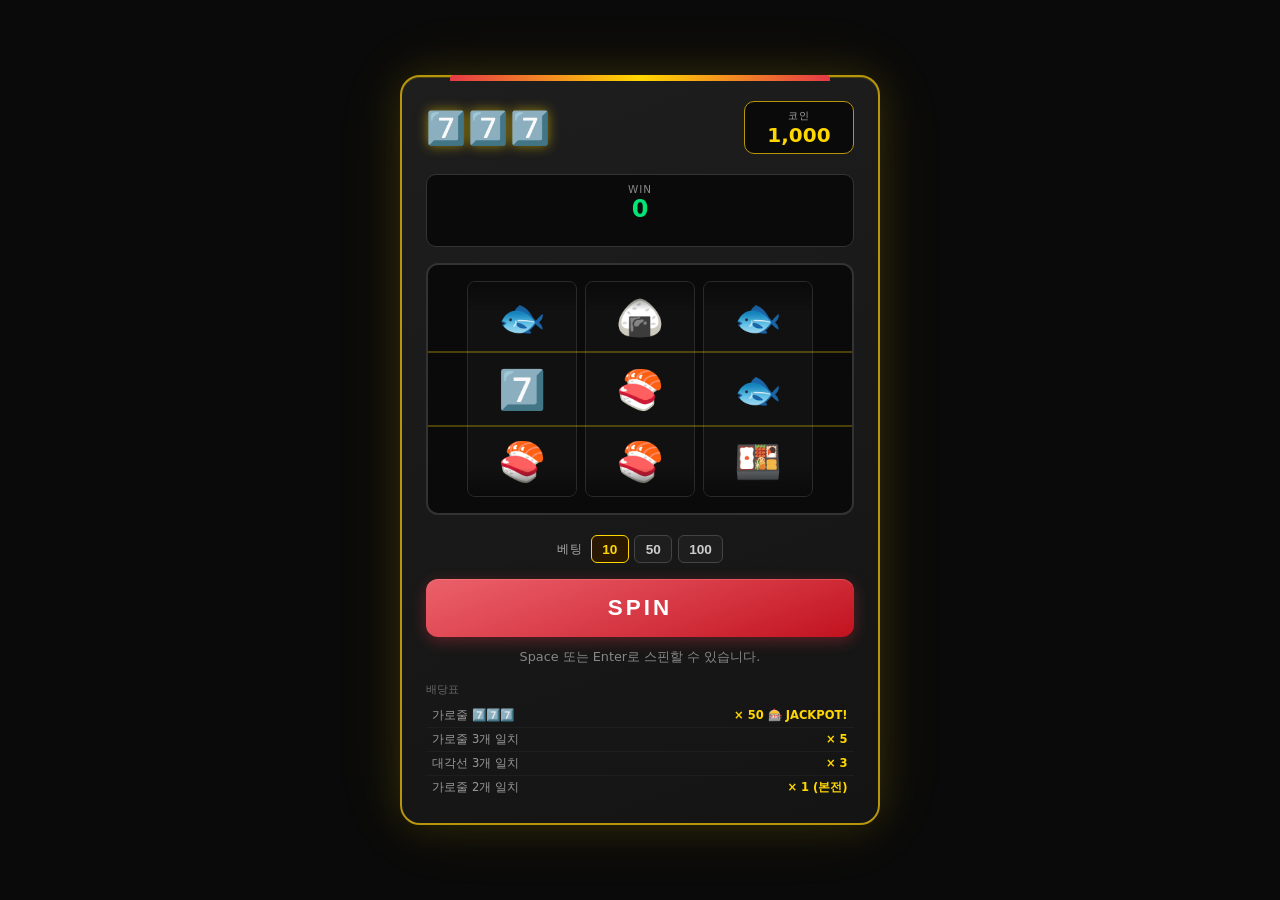
<file: slot.html>
<!DOCTYPE html>
<html lang="ko" style="color-scheme: dark;">
<head>
  <meta charset="UTF-8">
  <meta name="viewport" content="width=device-width, initial-scale=1.0">
  <meta name="theme-color" content="#0a0a0a">
  <title>777 슬롯머신</title>
  <link rel="icon" type="image/png" href="https://openclaw.ai/apple-touch-icon.png">
  <link rel="apple-touch-icon" href="https://openclaw.ai/apple-touch-icon.png">
  <style>
    /* ===== Reset & Base ===== */
    *, *::before, *::after {
      box-sizing: border-box;
      margin: 0;
      padding: 0;
    }

    :root {
      --gold: #ffd700;
      --gold-dark: #b8960c;
      --red: #e63946;
      --red-dark: #c1121f;
      --bg: #0a0a0a;
      --bg-card: #1a1a1a;
      --bg-reel: #111;
      --border-gold: #ffd70055;
      --text-primary: #fff;
      --text-gold: #ffd700;
      --reel-h: 72px;
      --win-green: #00e676;
    }

    html, body {
      height: 100%;
    }

    body {
      background: var(--bg);
      color: var(--text-primary);
      font-family: 'Segoe UI', system-ui, -apple-system, sans-serif;
      min-height: 100vh;
      display: flex;
      flex-direction: column;
      align-items: center;
      justify-content: center;
      padding: 1rem;
      touch-action: manipulation;
      -webkit-tap-highlight-color: transparent;
      overflow-x: hidden;
    }

    /* Skip link */
    .skip-link {
      position: absolute;
      top: -100%;
      left: 0;
      background: var(--gold);
      color: #000;
      padding: 0.5rem 1rem;
      z-index: 999;
      border-radius: 0 0 4px 0;
      font-weight: bold;
      transition: top 0.2s ease;
    }
    .skip-link:focus {
      top: 0;
    }

    /* ===== Machine Frame ===== */
    .machine {
      width: 100%;
      max-width: 480px;
      background: linear-gradient(160deg, #1e1e1e 0%, #141414 100%);
      border: 2px solid var(--gold-dark);
      border-radius: 20px;
      padding: 1.5rem;
      box-shadow:
        0 0 40px #ffd70022,
        0 0 80px #ffd70011,
        inset 0 1px 0 #ffd70033;
      position: relative;
    }

    /* top light bar */
    .machine::before {
      content: '';
      display: block;
      height: 6px;
      background: linear-gradient(90deg, var(--red), var(--gold), var(--red));
      border-radius: 4px 4px 0 0;
      position: absolute;
      top: -2px;
      left: 10%;
      width: 80%;
    }

    /* ===== Header / Coin Display ===== */
    .header {
      display: flex;
      align-items: center;
      justify-content: space-between;
      margin-bottom: 1.25rem;
      gap: 0.75rem;
    }

    .machine-title {
      font-size: clamp(1.4rem, 5vw, 2rem);
      font-weight: 900;
      color: var(--gold);
      text-shadow: 0 0 12px #ffd70088;
      letter-spacing: 2px;
      font-variant-numeric: tabular-nums;
    }

    .coin-display {
      background: #0a0a0a;
      border: 1px solid var(--gold-dark);
      border-radius: 10px;
      padding: 0.4rem 0.9rem;
      text-align: center;
      min-width: 110px;
    }

    .coin-label {
      font-size: 0.65rem;
      color: #aaa;
      text-transform: uppercase;
      letter-spacing: 1px;
    }

    .coin-value {
      font-size: 1.25rem;
      font-weight: 700;
      color: var(--gold);
      font-variant-numeric: tabular-nums;
    }

    /* ===== WIN Area ===== */
    .win-area {
      background: #0a0a0a;
      border: 1px solid #333;
      border-radius: 10px;
      padding: 0.5rem 1rem;
      text-align: center;
      margin-bottom: 1rem;
      min-height: 52px;
      display: flex;
      flex-direction: column;
      align-items: center;
      justify-content: center;
    }

    .win-label {
      font-size: 0.65rem;
      color: #888;
      text-transform: uppercase;
      letter-spacing: 1px;
    }

    .win-value {
      font-size: 1.5rem;
      font-weight: 900;
      color: var(--win-green);
      font-variant-numeric: tabular-nums;
      transition: color 0.3s ease;
    }

    .win-message {
      font-size: 0.8rem;
      font-weight: 700;
      color: var(--gold);
      letter-spacing: 1px;
      min-height: 1.1em;
    }

    /* ===== Reels Container ===== */
    .reels-wrapper {
      background: #0a0a0a;
      border: 2px solid #333;
      border-radius: 12px;
      padding: 1rem 0.75rem;
      margin-bottom: 1.25rem;
      position: relative;
      overflow: hidden;
    }

    /* center line highlight */
    .payline-center {
      position: absolute;
      left: 0;
      right: 0;
      top: 50%;
      transform: translateY(-50%);
      height: calc(var(--reel-h) + 4px);
      border-top: 2px solid #ffd70044;
      border-bottom: 2px solid #ffd70044;
      pointer-events: none;
      z-index: 1;
      transition: border-color 0.3s ease;
    }

    .payline-center.highlight {
      border-color: var(--gold);
      box-shadow: 0 0 12px #ffd70066 inset;
    }

    .reels {
      display: flex;
      gap: 0.5rem;
      justify-content: center;
    }

    /* ===== Single Reel ===== */
    .reel {
      flex: 1;
      max-width: 110px;
      height: calc(var(--reel-h) * 3);
      background: var(--bg-reel);
      border: 1px solid #2a2a2a;
      border-radius: 8px;
      overflow: hidden;
      position: relative;
    }

    /* top/bottom fade gradient */
    .reel::before,
    .reel::after {
      content: '';
      position: absolute;
      left: 0; right: 0;
      height: 28px;
      z-index: 2;
      pointer-events: none;
    }
    .reel::before {
      top: 0;
      background: linear-gradient(to bottom, #0a0a0aee, transparent);
    }
    .reel::after {
      bottom: 0;
      background: linear-gradient(to top, #0a0a0aee, transparent);
    }

    .reel-strip {
      display: flex;
      flex-direction: column;
      will-change: transform;
    }

    .reel-cell {
      height: var(--reel-h);
      display: flex;
      align-items: center;
      justify-content: center;
      font-size: clamp(1.8rem, 6vw, 2.4rem);
      flex-shrink: 0;
      user-select: none;
      transition: background-color 0.3s ease;
    }

    .reel-cell.win-cell {
      background: #ffd70022;
      border-radius: 4px;
    }

    .reel-cell.jackpot-cell {
      background: #ff000033;
      animation: jackpot-pulse 0.4s ease infinite alternate;
    }

    @keyframes jackpot-pulse {
      from { background: #ff000033; }
      to   { background: #ffd70044; }
    }

    /* ===== Spinning animation ===== */
    @keyframes spin-blur {
      0%   { filter: blur(0px); }
      20%  { filter: blur(3px); }
      80%  { filter: blur(3px); }
      100% { filter: blur(0px); }
    }

    .reel.spinning .reel-strip {
      animation: spin-blur 0.1s linear infinite;
    }

    @media (prefers-reduced-motion: reduce) {
      .reel.spinning .reel-strip {
        animation: none;
        opacity: 0.6;
      }
      .reel-cell.jackpot-cell {
        animation: none;
        background: #ffd70044;
      }
      .win-value,
      .coin-value {
        transition: none;
      }
    }

    /* ===== Bet Controls ===== */
    .bet-area {
      display: flex;
      align-items: center;
      gap: 0.5rem;
      margin-bottom: 1rem;
      justify-content: center;
    }

    .bet-label {
      font-size: 0.75rem;
      color: #aaa;
      text-transform: uppercase;
      letter-spacing: 1px;
      white-space: nowrap;
    }

    .bet-group {
      display: flex;
      gap: 0.35rem;
    }

    .bet-btn {
      background: #1e1e1e;
      color: #ccc;
      border: 1px solid #444;
      border-radius: 6px;
      padding: 0.35rem 0.65rem;
      font-size: 0.85rem;
      font-weight: 600;
      cursor: pointer;
      transition: background-color 0.15s ease, border-color 0.15s ease, color 0.15s ease, opacity 0.15s ease;
    }

    .bet-btn:hover:not(:disabled) {
      background: #2a2a2a;
      border-color: var(--gold-dark);
      color: var(--gold);
    }

    .bet-btn:focus-visible {
      outline: 2px solid var(--gold);
      outline-offset: 2px;
    }

    .bet-btn.active {
      background: #2a1800;
      border-color: var(--gold);
      color: var(--gold);
    }

    .bet-btn:disabled {
      opacity: 0.4;
      cursor: not-allowed;
    }

    /* ===== Spin Button ===== */
    .spin-btn {
      width: 100%;
      padding: 1rem;
      background: linear-gradient(160deg, #e63946 0%, #c1121f 100%);
      color: #fff;
      border: none;
      border-radius: 12px;
      font-size: clamp(1.1rem, 4vw, 1.4rem);
      font-weight: 900;
      letter-spacing: 3px;
      cursor: pointer;
      box-shadow:
        0 4px 15px #e6394655,
        inset 0 1px 0 #ff6b6b66;
      transition: transform 0.1s ease, box-shadow 0.1s ease, opacity 0.15s ease;
      touch-action: manipulation;
      position: relative;
      overflow: hidden;
    }

    .spin-btn::after {
      content: '';
      position: absolute;
      inset: 0;
      background: linear-gradient(160deg, #fff3, transparent);
      border-radius: inherit;
    }

    .spin-btn:hover:not(:disabled) {
      transform: translateY(-1px);
      box-shadow:
        0 6px 20px #e6394677,
        inset 0 1px 0 #ff6b6b66;
    }

    .spin-btn:active:not(:disabled) {
      transform: translateY(1px);
      box-shadow:
        0 2px 8px #e6394644,
        inset 0 1px 0 #ff6b6b66;
    }

    .spin-btn:focus-visible {
      outline: 3px solid var(--gold);
      outline-offset: 3px;
    }

    .spin-btn:disabled {
      opacity: 0.55;
      cursor: not-allowed;
      transform: none;
    }

    /* ===== Jackpot Overlay ===== */
    .jackpot-overlay {
      position: fixed;
      inset: 0;
      display: flex;
      align-items: center;
      justify-content: center;
      z-index: 100;
      pointer-events: none;
      opacity: 0;
      transition: opacity 0.3s ease;
    }

    .jackpot-overlay.show {
      opacity: 1;
    }

    .jackpot-bg {
      position: absolute;
      inset: 0;
      background: radial-gradient(ellipse at center, #ffd70033 0%, transparent 70%);
      animation: jackpot-bg-flash 0.3s ease infinite alternate;
    }

    @keyframes jackpot-bg-flash {
      from { opacity: 0.5; }
      to   { opacity: 1; }
    }

    @media (prefers-reduced-motion: reduce) {
      .jackpot-bg { animation: none; opacity: 0.8; }
    }

    .jackpot-text {
      font-size: clamp(2.5rem, 10vw, 5rem);
      font-weight: 900;
      color: var(--gold);
      text-shadow:
        0 0 20px #ffd700,
        0 0 40px #ffd700,
        0 0 60px #ff6600;
      letter-spacing: 4px;
      animation: jackpot-text-bounce 0.4s ease infinite alternate;
      position: relative;
      z-index: 1;
    }

    @keyframes jackpot-text-bounce {
      from { transform: scale(1); }
      to   { transform: scale(1.08); }
    }

    @media (prefers-reduced-motion: reduce) {
      .jackpot-text { animation: none; }
    }

    /* ===== Confetti Canvas ===== */
    #confetti-canvas {
      position: fixed;
      inset: 0;
      pointer-events: none;
      z-index: 99;
      opacity: 0;
      transition: opacity 0.3s ease;
    }

    #confetti-canvas.show {
      opacity: 1;
    }

    /* ===== Win flash ===== */
    @keyframes win-flash {
      0%, 100% { opacity: 1; }
      50%       { opacity: 0.4; }
    }

    .reel-strip.win-flash {
      animation: win-flash 0.25s ease 4;
    }

    @media (prefers-reduced-motion: reduce) {
      .reel-strip.win-flash { animation: none; }
    }

    /* ===== Payout table ===== */
    .payout-table {
      margin-top: 1rem;
      width: 100%;
      border-collapse: collapse;
      font-size: 0.72rem;
      color: #999;
    }

    .payout-table td {
      padding: 0.25rem 0.4rem;
      border-bottom: 1px solid #1e1e1e;
    }

    .payout-table td:last-child {
      text-align: right;
      color: var(--gold);
      font-weight: 700;
    }

    .payout-table tr:last-child td {
      border-bottom: none;
    }

    /* ===== Status area ===== */
    #status-live {
      font-size: 0.8rem;
      color: #888;
      text-align: center;
      margin-top: 0.75rem;
      min-height: 1.1em;
    }

    /* ===== Mobile tweaks ===== */
    @media (max-width: 380px) {
      .machine { padding: 1rem; }
      :root { --reel-h: 62px; }
      .reels { gap: 0.35rem; }
    }
  </style>
</head>
<body>

<a href="#main" class="skip-link">본문으로 바로가기</a>

<canvas id="confetti-canvas" aria-hidden="true"></canvas>

<div class="jackpot-overlay" id="jackpot-overlay" aria-hidden="true" role="presentation">
  <div class="jackpot-bg"></div>
  <div class="jackpot-text">🎰 JACKPOT! 🎰</div>
</div>

<main id="main" class="machine" role="main">
  <div class="header">
    <h1 class="machine-title" aria-label="777 슬롯머신">7️⃣7️⃣7️⃣</h1>
    <div class="coin-display" aria-live="polite" aria-label="현재 코인">
      <div class="coin-label">코인</div>
      <div class="coin-value" id="coin-display">1,000</div>
    </div>
  </div>

  <!-- WIN area -->
  <div class="win-area" aria-live="polite" aria-label="당첨 결과">
    <div class="win-label">WIN</div>
    <div class="win-value" id="win-value">0</div>
    <div class="win-message" id="win-message">&nbsp;</div>
  </div>

  <!-- Reels -->
  <div class="reels-wrapper" role="img" aria-label="슬롯 릴">
    <div class="payline-center" id="payline-center" aria-hidden="true"></div>
    <div class="reels" id="reels-container">
      <div class="reel" id="reel-0" aria-hidden="true">
        <div class="reel-strip" id="strip-0"></div>
      </div>
      <div class="reel" id="reel-1" aria-hidden="true">
        <div class="reel-strip" id="strip-1"></div>
      </div>
      <div class="reel" id="reel-2" aria-hidden="true">
        <div class="reel-strip" id="strip-2"></div>
      </div>
    </div>
  </div>

  <!-- Bet -->
  <div class="bet-area">
    <span class="bet-label" id="bet-label">베팅</span>
    <div class="bet-group" role="group" aria-labelledby="bet-label">
      <button class="bet-btn active" data-bet="10" aria-pressed="true">10</button>
      <button class="bet-btn" data-bet="50" aria-pressed="false">50</button>
      <button class="bet-btn" data-bet="100" aria-pressed="false">100</button>
    </div>
  </div>

  <!-- Spin -->
  <button
    class="spin-btn"
    id="spin-btn"
    aria-label="스핀 (Space 또는 Enter)"
    aria-describedby="status-live"
  >
    SPIN
  </button>

  <!-- Status (sr-only live + visible hint) -->
  <div id="status-live" role="status" aria-live="polite" aria-atomic="true"></div>

  <!-- Payout table -->
  <table class="payout-table" aria-label="배당표">
    <caption style="text-align:left; color:#666; font-size:0.7rem; padding-bottom:0.4rem;">배당표</caption>
    <tbody>
      <tr>
        <td>가로줄 7️⃣7️⃣7️⃣</td>
        <td>× 50 🎰 JACKPOT!</td>
      </tr>
      <tr>
        <td>가로줄 3개 일치</td>
        <td>× 5</td>
      </tr>
      <tr>
        <td>대각선 3개 일치</td>
        <td>× 3</td>
      </tr>
      <tr>
        <td>가로줄 2개 일치</td>
        <td>× 1 (본전)</td>
      </tr>
    </tbody>
  </table>
</main>

<script>
  'use strict';

  /* ===== Constants ===== */
  const SYMBOLS = ['🍣','🍱','🦐','🐟','🍙','🥢','7️⃣'];
  const WEIGHTS  = [20, 18, 16, 14, 12, 8, 4];  // lower weight for rare symbols
  const REEL_COUNT = 3;
  const VISIBLE_ROWS = 3;
  const STRIP_LEN = 30; // cells per strip (enough for smooth spin illusion)

  /* ===== State ===== */
  let coins = 1000;
  let bet = 10;
  let isSpinning = false;

  /* ===== DOM refs ===== */
  const coinDisplay  = document.getElementById('coin-display');
  const winValue     = document.getElementById('win-value');
  const winMessage   = document.getElementById('win-message');
  const spinBtn      = document.getElementById('spin-btn');
  const statusLive   = document.getElementById('status-live');
  const paylineEl    = document.getElementById('payline-center');
  const jackpotOverlay = document.getElementById('jackpot-overlay');
  const confettiCanvas = document.getElementById('confetti-canvas');
  const betBtns      = document.querySelectorAll('.bet-btn');

  /* ===== Reel strips setup ===== */
  // Final result grid [reelIndex][rowIndex]
  let grid = [[],[],[]];

  function weightedRandom() {
    const total = WEIGHTS.reduce((a,b) => a+b, 0);
    let r = Math.random() * total;
    for (let i = 0; i < SYMBOLS.length; i++) {
      r -= WEIGHTS[i];
      if (r <= 0) return i;
    }
    return SYMBOLS.length - 1;
  }

  function buildStrip(reelEl, finalCells) {
    const strip = reelEl.querySelector('.reel-strip');
    strip.innerHTML = '';
    // Build STRIP_LEN random cells, then final 3 at end
    const cells = [];
    for (let i = 0; i < STRIP_LEN; i++) {
      cells.push(SYMBOLS[weightedRandom()]);
    }
    // Replace last 3 with the final result
    cells[STRIP_LEN - 3] = finalCells[0];
    cells[STRIP_LEN - 2] = finalCells[1];
    cells[STRIP_LEN - 1] = finalCells[2];

    cells.forEach((sym, idx) => {
      const div = document.createElement('div');
      div.className = 'reel-cell';
      div.textContent = sym;
      div.dataset.idx = idx;
      strip.appendChild(div);
    });
    return strip;
  }

  /* ===== Reel spin animation ===== */
  function spinReel(reelIndex, finalCells, delay) {
    return new Promise(resolve => {
      const reelEl = document.getElementById('reel-' + reelIndex);
      const strip  = buildStrip(reelEl, finalCells);

      // total cells height to scroll to land on last 3
      const totalH   = STRIP_LEN * getRH();
      const landOffset = totalH - VISIBLE_ROWS * getRH();

      // Reset
      strip.style.transition = 'none';
      strip.style.transform = 'translateY(0)';
      reelEl.classList.remove('spinning');

      // Force reflow
      void strip.offsetHeight;

      // Start spinning
      reelEl.classList.add('spinning');

      // After delay, stop
      setTimeout(() => {
        reelEl.classList.remove('spinning');
        const duration = 350 + reelIndex * 80;
        strip.style.transition = `transform ${duration}ms cubic-bezier(0.17, 0.67, 0.35, 1.0)`;
        strip.style.transform = `translateY(-${landOffset}px)`;
        setTimeout(() => {
          strip.style.transition = 'none';
          resolve();
        }, duration + 30);
      }, delay);
    });
  }

  function getRH() {
    return parseInt(getComputedStyle(document.documentElement).getPropertyValue('--reel-h')) || 72;
  }

  /* ===== Win evaluation ===== */
  /*
    grid[col][row]:
      col 0,1,2 | row 0 (top), 1 (mid), 2 (bot)

    Lines:
      Horizontal rows: [0,r][1,r][2,r]
      Diagonal: [0,0][1,1][2,2] and [0,2][1,1][2,0]
  */
  function evaluate(g) {
    let totalWin = 0;
    const winLines = []; // [{cells: [{col,row}], type}]

    const sym = (col, row) => g[col][row];

    // Horizontal rows
    for (let r = 0; r < VISIBLE_ROWS; r++) {
      const s0 = sym(0,r), s1 = sym(1,r), s2 = sym(2,r);
      if (s0 === s1 && s1 === s2) {
        const cells = [{col:0,row:r},{col:1,row:r},{col:2,row:r}];
        if (s0 === '7️⃣') {
          totalWin += bet * 50;
          winLines.push({cells, type: 'jackpot'});
        } else {
          totalWin += bet * 5;
          winLines.push({cells, type: 'row5x'});
        }
      } else if ((s0===s1) || (s1===s2) || (s0===s2)) {
        // 2 of 3 same
        totalWin += bet * 1;
        winLines.push({cells: [{col:0,row:r},{col:1,row:r},{col:2,row:r}], type: 'row1x'});
      }
    }

    // Diagonals
    const diagA = [{col:0,row:0},{col:1,row:1},{col:2,row:2}];
    const diagB = [{col:0,row:2},{col:1,row:1},{col:2,row:0}];
    [diagA, diagB].forEach(diag => {
      const [a,b,c] = diag.map(d => sym(d.col, d.row));
      if (a===b && b===c) {
        if (a === '7️⃣') {
          totalWin += bet * 50;
          winLines.push({cells: diag, type: 'jackpot'});
        } else {
          totalWin += bet * 3;
          winLines.push({cells: diag, type: 'diag3x'});
        }
      }
    });

    return {totalWin, winLines};
  }

  /* ===== Highlight win cells ===== */
  function highlightWinCells(winLines) {
    const isJackpot = winLines.some(l => l.type === 'jackpot');

    winLines.forEach(line => {
      line.cells.forEach(({col, row}) => {
        const strip = document.getElementById('strip-' + col);
        if (!strip) return;
        // last 3 cells are at STRIP_LEN-3, STRIP_LEN-2, STRIP_LEN-1
        const cellIdx = STRIP_LEN - VISIBLE_ROWS + row;
        const cell = strip.children[cellIdx];
        if (cell) {
          cell.classList.add(isJackpot ? 'jackpot-cell' : 'win-cell');
        }
      });
    });
  }

  /* ===== Confetti ===== */
  let confettiParticles = [];
  let confettiAF = null;

  function startConfetti() {
    const canvas = confettiCanvas;
    const ctx = canvas.getContext('2d');
    canvas.width = window.innerWidth;
    canvas.height = window.innerHeight;
    canvas.classList.add('show');

    const colors = ['#ffd700','#e63946','#00e676','#fff','#ff9f1c','#4cc9f0'];
    confettiParticles = Array.from({length: 120}, () => ({
      x: Math.random() * canvas.width,
      y: Math.random() * canvas.height - canvas.height,
      w: 6 + Math.random() * 8,
      h: 10 + Math.random() * 6,
      color: colors[Math.floor(Math.random() * colors.length)],
      vx: (Math.random() - 0.5) * 2,
      vy: 2 + Math.random() * 4,
      rot: Math.random() * Math.PI * 2,
      vrot: (Math.random() - 0.5) * 0.2,
    }));

    function draw() {
      ctx.clearRect(0, 0, canvas.width, canvas.height);
      confettiParticles.forEach(p => {
        ctx.save();
        ctx.translate(p.x, p.y);
        ctx.rotate(p.rot);
        ctx.fillStyle = p.color;
        ctx.fillRect(-p.w/2, -p.h/2, p.w, p.h);
        ctx.restore();
        p.x += p.vx;
        p.y += p.vy;
        p.rot += p.vrot;
        if (p.y > canvas.height + 20) {
          p.y = -20;
          p.x = Math.random() * canvas.width;
        }
      });
      confettiAF = requestAnimationFrame(draw);
    }
    draw();
  }

  function stopConfetti() {
    if (confettiAF) { cancelAnimationFrame(confettiAF); confettiAF = null; }
    confettiCanvas.classList.remove('show');
    const ctx = confettiCanvas.getContext('2d');
    ctx.clearRect(0, 0, confettiCanvas.width, confettiCanvas.height);
  }

  /* ===== Flash reels on win ===== */
  function flashReels(reelIndices) {
    reelIndices.forEach(i => {
      const strip = document.getElementById('strip-' + i);
      if (!strip) return;
      strip.classList.remove('win-flash');
      void strip.offsetHeight;
      strip.classList.add('win-flash');
      strip.addEventListener('animationend', () => strip.classList.remove('win-flash'), {once: true});
    });
  }

  /* ===== UI updates ===== */
  function updateCoinDisplay() {
    coinDisplay.textContent = coins.toLocaleString('ko-KR');
  }

  function setWin(amount, msg) {
    winValue.textContent = amount > 0 ? '+' + amount.toLocaleString('ko-KR') : '0';
    winMessage.textContent = msg || '\u00a0';
  }

  function setStatus(msg) {
    statusLive.textContent = msg;
  }

  function setSpinning(state) {
    isSpinning = state;
    spinBtn.disabled = state;
    betBtns.forEach(b => b.disabled = state);
    if (state) {
      spinBtn.textContent = 'SPINNING…';
      setStatus('스핀 중…');
    } else {
      spinBtn.textContent = 'SPIN';
    }
  }

  /* ===== Main spin logic ===== */
  async function doSpin() {
    if (isSpinning) return;
    if (coins < bet) {
      setStatus('코인이 부족합니다!');
      setWin(0, '코인 부족 💸');
      return;
    }

    // Deduct bet
    coins -= bet;
    updateCoinDisplay();
    setWin(0, '\u00a0');
    paylineEl.classList.remove('highlight');
    stopConfetti();
    jackpotOverlay.classList.remove('show');
    jackpotOverlay.setAttribute('aria-hidden', 'true');

    // Clear old win cells
    for (let c = 0; c < REEL_COUNT; c++) {
      const strip = document.getElementById('strip-' + c);
      if (strip) {
        strip.querySelectorAll('.win-cell, .jackpot-cell').forEach(el => {
          el.classList.remove('win-cell', 'jackpot-cell');
        });
      }
    }

    setSpinning(true);

    // Generate result
    for (let c = 0; c < REEL_COUNT; c++) {
      grid[c] = [
        SYMBOLS[weightedRandom()],
        SYMBOLS[weightedRandom()],
        SYMBOLS[weightedRandom()],
      ];
    }

    // Spin reels sequentially (staggered)
    const spinDuration = 900;
    const promises = [
      spinReel(0, grid[0], spinDuration),
      spinReel(1, grid[1], spinDuration + 300),
      spinReel(2, grid[2], spinDuration + 600),
    ];

    await Promise.all(promises);

    // Evaluate
    const {totalWin, winLines} = evaluate(grid);

    // Apply winnings
    if (totalWin > 0) {
      coins += totalWin;
      updateCoinDisplay();
    }

    // Highlight and announce
    const isJackpot = winLines.some(l => l.type === 'jackpot');

    if (winLines.length > 0) {
      highlightWinCells(winLines);
      paylineEl.classList.add('highlight');
      flashReels([0,1,2]);
    }

    if (isJackpot) {
      setWin(totalWin, '🎰 JACKPOT!!');
      jackpotOverlay.classList.add('show');
      jackpotOverlay.setAttribute('aria-hidden', 'false');
      startConfetti();
      setStatus('JACKPOT! ' + totalWin.toLocaleString('ko-KR') + '코인 획득!');
      setTimeout(() => {
        jackpotOverlay.classList.remove('show');
        jackpotOverlay.setAttribute('aria-hidden', 'true');
        stopConfetti();
      }, 4000);
    } else if (winLines.some(l => l.type === 'row5x')) {
      setWin(totalWin, '🎉 대박! ×5');
      setStatus(totalWin.toLocaleString('ko-KR') + '코인 획득! 대박!');
    } else if (winLines.some(l => l.type === 'diag3x')) {
      setWin(totalWin, '✨ 대각선 ×3');
      setStatus(totalWin.toLocaleString('ko-KR') + '코인 획득!');
    } else if (winLines.some(l => l.type === 'row1x')) {
      setWin(totalWin, '💰 본전');
      setStatus('본전! ' + totalWin.toLocaleString('ko-KR') + '코인');
    } else {
      setWin(0, '😅 꽝!');
      setStatus('꽝! 다시 도전해보세요.');
    }

    if (coins <= 0) {
      setStatus('코인이 없습니다! 게임 재시작하세요.');
      setWin(0, '게임 오버 💸');
    }

    setSpinning(false);
  }

  /* ===== Bet selection ===== */
  betBtns.forEach(btn => {
    btn.addEventListener('click', () => {
      if (isSpinning) return;
      bet = parseInt(btn.dataset.bet, 10);
      betBtns.forEach(b => {
        b.classList.toggle('active', b === btn);
        b.setAttribute('aria-pressed', b === btn ? 'true' : 'false');
      });
    });
    btn.addEventListener('keydown', e => {
      if (e.key === 'Enter' || e.key === ' ') {
        e.preventDefault();
        btn.click();
      }
    });
  });

  /* ===== Spin button ===== */
  spinBtn.addEventListener('click', doSpin);

  /* ===== Keyboard: Space/Enter triggers spin ===== */
  document.addEventListener('keydown', e => {
    if (e.target === spinBtn) return; // already handled by button
    if ((e.key === ' ' || e.key === 'Enter') && !e.repeat) {
      // Only if not focused on bet buttons
      if (!e.target.closest('.bet-group')) {
        e.preventDefault();
        doSpin();
      }
    }
  });

  /* ===== Initialize reels with random symbols ===== */
  function initReels() {
    for (let c = 0; c < REEL_COUNT; c++) {
      const initial = [
        SYMBOLS[weightedRandom()],
        SYMBOLS[weightedRandom()],
        SYMBOLS[weightedRandom()],
      ];
      grid[c] = initial;
      const reelEl = document.getElementById('reel-' + c);
      const strip  = document.getElementById('strip-' + c);
      strip.innerHTML = '';
      initial.forEach(sym => {
        const div = document.createElement('div');
        div.className = 'reel-cell';
        div.textContent = sym;
        strip.appendChild(div);
      });
    }
  }

  /* ===== Resize confetti canvas ===== */
  window.addEventListener('resize', () => {
    if (confettiCanvas.classList.contains('show')) {
      confettiCanvas.width = window.innerWidth;
      confettiCanvas.height = window.innerHeight;
    }
  });

  /* ===== Boot ===== */
  updateCoinDisplay();
  initReels();
  setStatus('Space 또는 Enter로 스핀할 수 있습니다.');
</script>
</body>
</html>
</file>
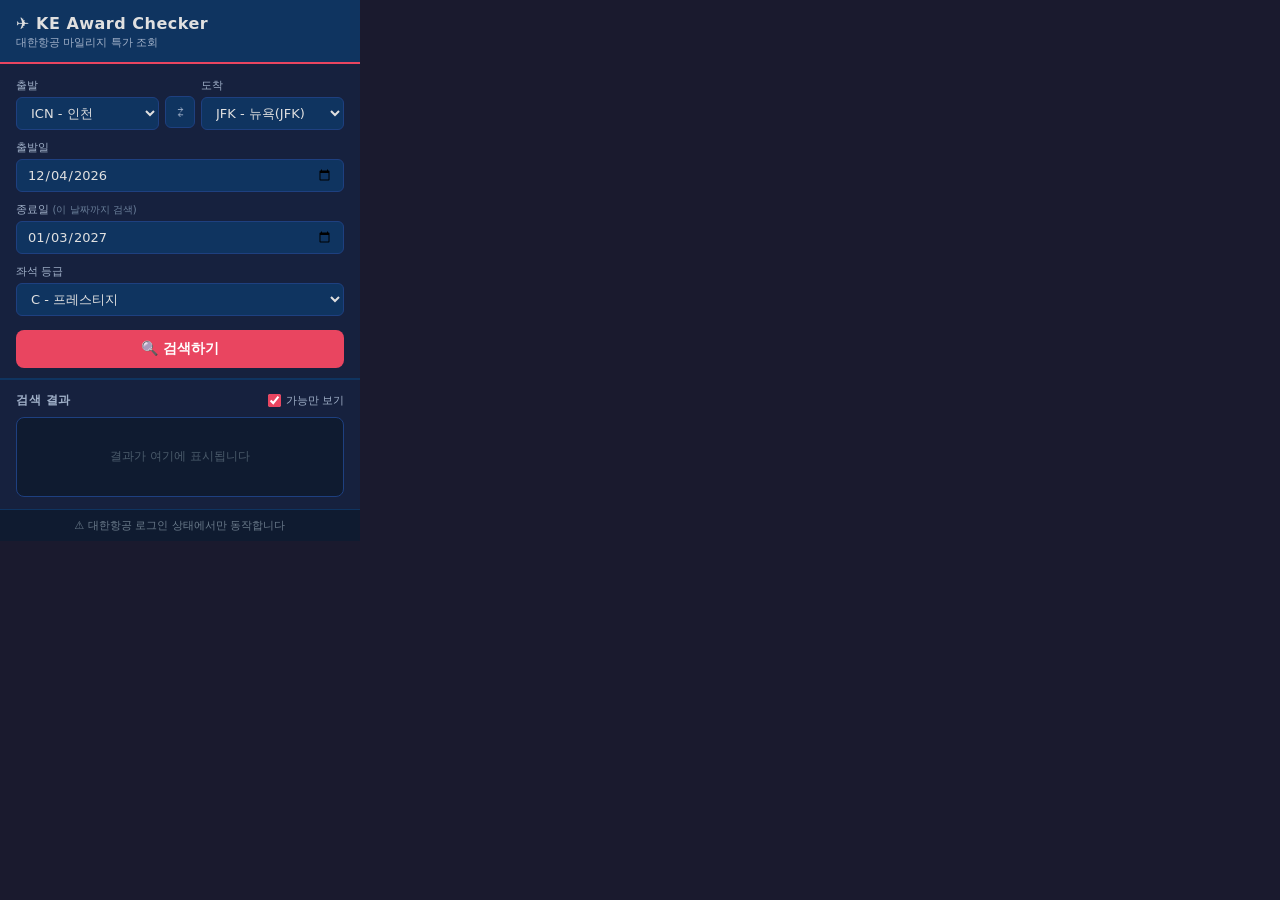
<file: ke-award-checker/popup.html>
<!DOCTYPE html>
<html lang="ko">
<head>
  <meta charset="UTF-8">
  <meta name="viewport" content="width=device-width, initial-scale=1.0">
  <title>KE Award Checker</title>
  <link rel="stylesheet" href="popup.css">
</head>
<body>
  <!-- 헤더 -->
  <div class="header">
    <div class="header-title">✈️ KE Award Checker</div>
    <div class="header-subtitle">대한항공 마일리지 특가 조회</div>
  </div>

  <!-- 검색 폼 -->
  <div class="form-section">
    <!-- 출발/도착 -->
    <div class="row-two">
      <div class="form-group">
        <label for="origin">출발</label>
        <select id="origin">
          <option value="ICN">ICN - 인천</option>
          <option value="JFK">JFK - 뉴욕(JFK)</option>
          <option value="LAX">LAX - 로스앤젤레스</option>
          <option value="NRT">NRT - 도쿄(나리타)</option>
          <option value="SFO">SFO - 샌프란시스코</option>
          <option value="CDG">CDG - 파리</option>
          <option value="LHR">LHR - 런던</option>
        </select>
      </div>
      <div class="swap-btn-wrap">
        <button id="swapBtn" class="swap-btn" title="출발/도착 교환">⇄</button>
      </div>
      <div class="form-group">
        <label for="destination">도착</label>
        <select id="destination">
          <option value="ICN">ICN - 인천</option>
          <option value="JFK" selected>JFK - 뉴욕(JFK)</option>
          <option value="LAX">LAX - 로스앤젤레스</option>
          <option value="NRT">NRT - 도쿄(나리타)</option>
          <option value="SFO">SFO - 샌프란시스코</option>
          <option value="CDG">CDG - 파리</option>
          <option value="LHR">LHR - 런던</option>
        </select>
      </div>
    </div>

    <!-- 날짜 범위 -->
    <div class="form-group">
      <label for="departDate">출발일</label>
      <input type="date" id="departDate">
    </div>
    <div class="form-group">
      <label for="returnDate">종료일 <span class="label-hint">(이 날짜까지 검색)</span></label>
      <input type="date" id="returnDate">
    </div>

    <!-- 좌석등급 -->
    <div class="form-group">
      <label for="cabin">좌석 등급</label>
      <select id="cabin">
        <option value="Y">Y - 일반석</option>
        <option value="C" selected>C - 프레스티지</option>
        <option value="F">F - 일등석</option>
      </select>
    </div>

    <!-- 검색 버튼 -->
    <button id="searchBtn" class="search-btn">🔍 검색하기</button>
  </div>

  <!-- 결과 영역 -->
  <div class="result-section">
    <div class="result-header">
      <span>검색 결과</span>
      <label class="toggle-wrap" title="가능한 날짜만 보기">
        <input type="checkbox" id="showOnlyAvailable" checked>
        <span class="toggle-label">가능만 보기</span>
      </label>
    </div>
    <div id="resultArea" class="result-area">
      <div class="result-placeholder">결과가 여기에 표시됩니다</div>
    </div>
  </div>

  <!-- 하단 안내 -->
  <div class="footer-notice">
    ⚠️ 대한항공 로그인 상태에서만 동작합니다
  </div>

  <script src="popup.js"></script>
</body>
</html>
</file>
<file: ke-award-checker/popup.css>
/* ===========================
   KE Award Checker - 다크 테마
   =========================== */

* {
  box-sizing: border-box;
  margin: 0;
  padding: 0;
}

body {
  width: 360px;
  min-width: 360px;
  background: #1a1a2e;
  color: #e0e0e0;
  font-family: system-ui, -apple-system, 'Segoe UI', sans-serif;
  font-size: 13px;
}

/* ---- 헤더 ---- */
.header {
  background: #0f3460;
  padding: 14px 16px 12px;
  border-bottom: 2px solid #e94560;
}

.header-title {
  font-size: 16px;
  font-weight: 700;
  letter-spacing: 0.5px;
}

.header-subtitle {
  font-size: 11px;
  color: #a0b0c8;
  margin-top: 2px;
}

/* ---- 폼 섹션 ---- */
.form-section {
  background: #16213e;
  padding: 14px 16px 10px;
  border-bottom: 1px solid #0f3460;
}

.form-group {
  margin-bottom: 10px;
}

.form-group label {
  display: block;
  font-size: 11px;
  color: #a0b0c8;
  margin-bottom: 4px;
  font-weight: 500;
}

.label-hint {
  font-size: 10px;
  color: #6a7f9a;
  font-weight: 400;
}

.form-group select,
.form-group input[type="date"] {
  width: 100%;
  background: #0f3460;
  border: 1px solid #1e4080;
  border-radius: 6px;
  color: #e0e0e0;
  padding: 7px 10px;
  font-size: 13px;
  font-family: inherit;
  outline: none;
  transition: border-color 0.2s;
}

.form-group select:focus,
.form-group input[type="date"]:focus {
  border-color: #e94560;
}

.form-group select option {
  background: #0f3460;
}

/* ---- 출발/도착 2열 ---- */
.row-two {
  display: flex;
  align-items: flex-end;
  gap: 6px;
  margin-bottom: 10px;
}

.row-two .form-group {
  flex: 1;
  margin-bottom: 0;
}

.swap-btn-wrap {
  padding-bottom: 2px;
  flex-shrink: 0;
}

.swap-btn {
  background: #0f3460;
  border: 1px solid #1e4080;
  border-radius: 6px;
  color: #a0b0c8;
  width: 30px;
  height: 32px;
  cursor: pointer;
  font-size: 14px;
  transition: background 0.2s, color 0.2s;
  display: flex;
  align-items: center;
  justify-content: center;
}

.swap-btn:hover {
  background: #e94560;
  color: #fff;
  border-color: #e94560;
}

/* ---- 검색 버튼 ---- */
.search-btn {
  width: 100%;
  background: #e94560;
  border: none;
  border-radius: 8px;
  color: #fff;
  font-size: 14px;
  font-weight: 600;
  font-family: inherit;
  padding: 10px;
  cursor: pointer;
  transition: background 0.2s, transform 0.1s;
  margin-top: 4px;
}

.search-btn:hover {
  background: #ff6b7a;
}

.search-btn:active {
  transform: scale(0.98);
}

.search-btn:disabled {
  background: #4a4a5e;
  cursor: not-allowed;
  transform: none;
}

/* ---- 결과 섹션 ---- */
.result-section {
  background: #16213e;
  padding: 12px 16px;
  border-top: 1px solid #0f3460;
}

.result-header {
  display: flex;
  justify-content: space-between;
  align-items: center;
  margin-bottom: 8px;
  font-size: 12px;
  font-weight: 600;
  color: #a0b0c8;
  text-transform: uppercase;
  letter-spacing: 0.5px;
}

.toggle-wrap {
  display: flex;
  align-items: center;
  gap: 5px;
  cursor: pointer;
}

.toggle-wrap input[type="checkbox"] {
  accent-color: #e94560;
  width: 13px;
  height: 13px;
}

.toggle-label {
  font-size: 11px;
  color: #a0b0c8;
  font-weight: 400;
  text-transform: none;
  letter-spacing: 0;
}

.result-area {
  background: #0f1b30;
  border: 1px solid #1e4080;
  border-radius: 8px;
  min-height: 80px;
  max-height: 300px;
  overflow-y: auto;
  padding: 10px;
  scrollbar-width: thin;
  scrollbar-color: #1e4080 transparent;
}

.result-area::-webkit-scrollbar {
  width: 5px;
}

.result-area::-webkit-scrollbar-track {
  background: transparent;
}

.result-area::-webkit-scrollbar-thumb {
  background: #1e4080;
  border-radius: 3px;
}

.result-placeholder {
  color: #4a5a6a;
  font-size: 12px;
  text-align: center;
  padding: 20px 0;
}

/* ---- 로딩 ---- */
.loading {
  color: #a0b0c8;
  font-size: 12px;
  text-align: center;
  padding: 16px 0;
}

.loading::after {
  content: '';
  display: inline-block;
  width: 14px;
  height: 14px;
  border: 2px solid #a0b0c8;
  border-top-color: #e94560;
  border-radius: 50%;
  animation: spin 0.8s linear infinite;
  vertical-align: middle;
  margin-left: 8px;
}

@keyframes spin {
  to { transform: rotate(360deg); }
}

/* ---- 결과 아이템 ---- */
.result-item {
  display: flex;
  align-items: center;
  justify-content: space-between;
  padding: 7px 10px;
  border-radius: 6px;
  margin-bottom: 5px;
  font-size: 12px;
  transition: background 0.15s;
}

.result-item:last-child {
  margin-bottom: 0;
}

.result-item.available {
  background: #0d2e1a;
  border: 1px solid #1a5c2e;
}

.result-item.available:hover {
  background: #102e1e;
}

.result-item.unavailable {
  background: #1e1e2a;
  border: 1px solid #2a2a3a;
  opacity: 0.7;
}

.result-item .date {
  font-weight: 600;
  color: #c8d8e8;
  min-width: 90px;
}

.result-item .status {
  flex: 1;
  text-align: center;
  font-weight: 500;
}

.result-item.available .status {
  color: #4caf80;
}

.result-item.unavailable .status {
  color: #6a7a8a;
}

.result-item .miles {
  color: #f0c040;
  font-weight: 600;
  text-align: right;
  min-width: 80px;
}

.result-item.unavailable .miles {
  color: #4a5a6a;
}

/* ---- 에러/정보 메시지 ---- */
.result-error {
  color: #e94560;
  font-size: 12px;
  text-align: center;
  padding: 12px 0;
}

.result-info {
  color: #a0b0c8;
  font-size: 11px;
  text-align: center;
  padding: 10px 0;
}

.result-summary {
  font-size: 11px;
  color: #6a9a7a;
  text-align: center;
  margin-bottom: 8px;
  padding: 4px 8px;
  background: #0a1e14;
  border-radius: 4px;
}

/* ---- 하단 안내 ---- */
.footer-notice {
  background: #0f1b30;
  border-top: 1px solid #0f3460;
  padding: 8px 16px;
  font-size: 11px;
  color: #6a7a8a;
  text-align: center;
}
</file>
